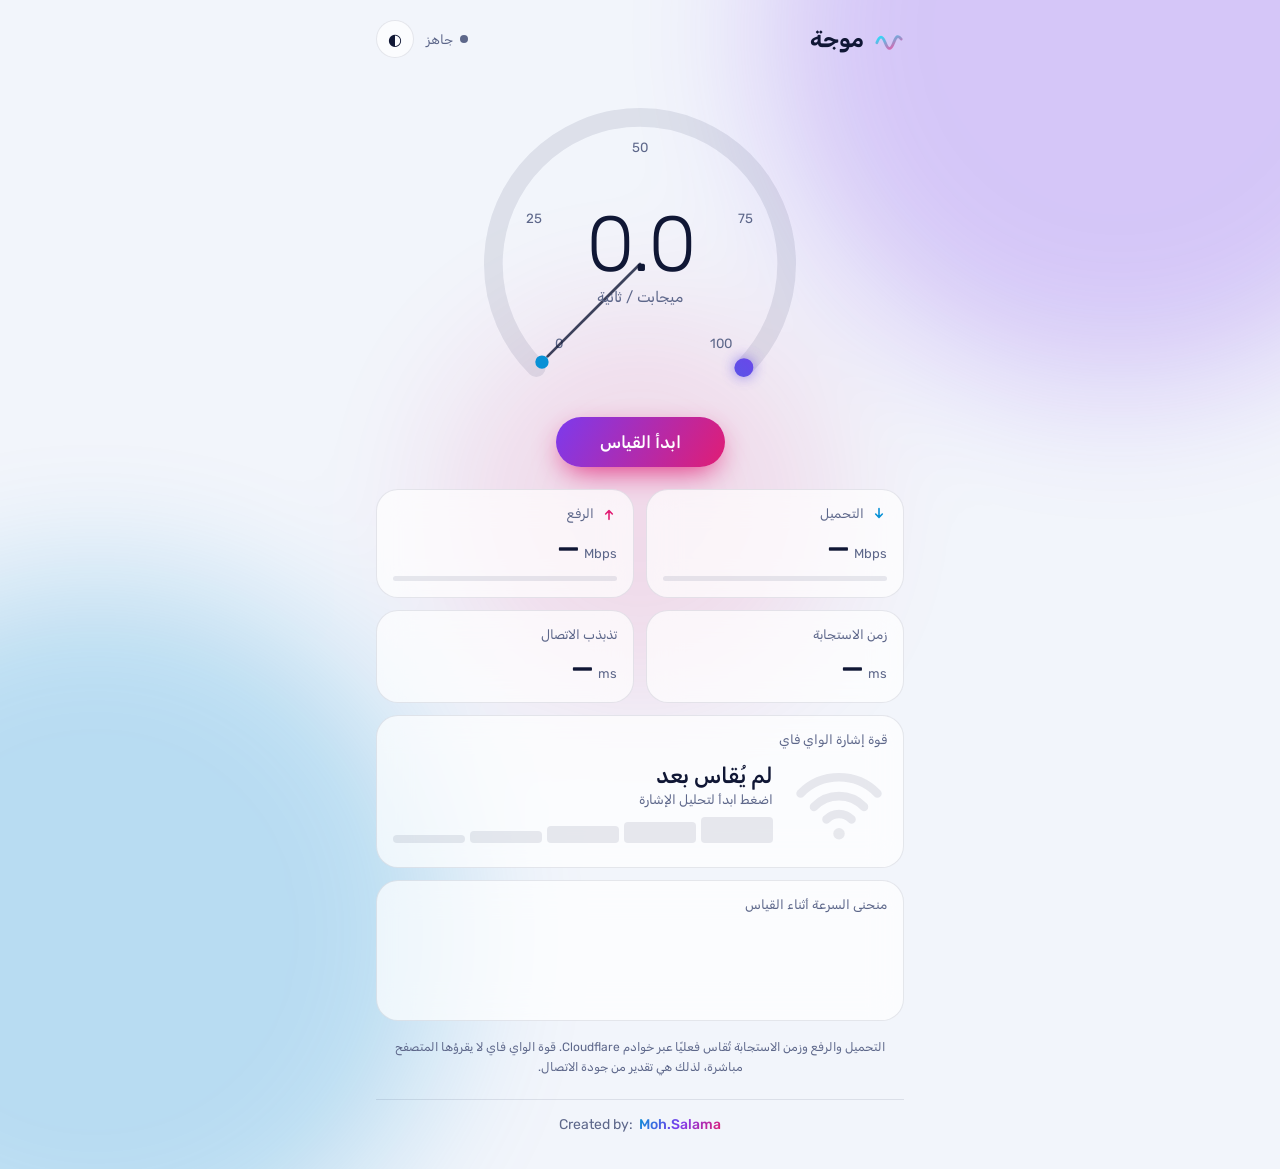
<file: speedwave.html>
<!DOCTYPE html>
<html lang="ar" dir="rtl">
<head>
<meta charset="utf-8">
<meta name="viewport" content="width=device-width, initial-scale=1, viewport-fit=cover">
<title>موجة — قياس سرعة الإنترنت والواي فاي</title>
<link href="https://fonts.googleapis.com/css2?family=Rubik:wght@300;400;500;700&display=swap" rel="stylesheet">
<style>
:root{--bg:#f2f5fb;--surface:rgba(255,255,255,.7);--line:rgba(20,30,70,.1);--text:#101735;--mute:#5d678a;--a:#0891d6;--b:#7c3aed;--c:#e11d74;--track:rgba(20,30,70,.09);--glow:.25;
box-sizing:border-box;padding-top:env(safe-area-inset-top,0px);padding-bottom:env(safe-area-inset-bottom,0px)}
@media (prefers-color-scheme:dark){:root:not([data-theme="light"]){--bg:#060a1c;--surface:rgba(255,255,255,.055);--line:rgba(255,255,255,.1);--text:#eef2ff;--mute:#8e9bc4;--a:#22e3ff;--b:#8b5cf6;--c:#ff4d9d;--track:rgba(255,255,255,.08);--glow:.6}}
:root[data-theme="dark"]{--bg:#060a1c;--surface:rgba(255,255,255,.055);--line:rgba(255,255,255,.1);--text:#eef2ff;--mute:#8e9bc4;--a:#22e3ff;--b:#8b5cf6;--c:#ff4d9d;--track:rgba(255,255,255,.08);--glow:.6}
*{box-sizing:border-box;margin:0}
html,body{min-height:100%}
body{background:var(--bg);color:var(--text);font-family:'Rubik',system-ui,'Segoe UI',Tahoma,sans-serif;overflow-x:hidden;position:relative}
.aurora{position:fixed;inset:0;z-index:0;pointer-events:none;filter:blur(70px);opacity:var(--glow)}
.aurora i{position:absolute;border-radius:50%;width:55vmax;height:55vmax;animation:drift 22s ease-in-out infinite alternate}
.aurora i:nth-child(1){background:var(--b);top:-25vmax;right:-15vmax}
.aurora i:nth-child(2){background:var(--a);bottom:-30vmax;left:-20vmax;animation-delay:-8s}
.aurora i:nth-child(3){background:var(--c);width:30vmax;height:30vmax;top:35%;left:35%;opacity:.5;animation-delay:-14s}
@keyframes drift{to{transform:translate(8vmax,6vmax) scale(1.15)}}
main{position:relative;z-index:1;max-width:560px;margin:0 auto;padding:20px 16px 36px}
header{display:flex;align-items:center;justify-content:space-between;margin-bottom:6px}
.brand{display:flex;align-items:center;gap:10px;font-weight:700;font-size:22px}
.brand svg{width:30px;height:30px}
.status{font-size:13px;color:var(--mute);display:flex;align-items:center;gap:7px}
.dot{width:8px;height:8px;border-radius:50%;background:var(--mute)}
.live .dot{background:var(--a);box-shadow:0 0 10px var(--a);animation:blink 1s infinite}
@keyframes blink{50%{opacity:.3}}
.stage{position:relative;margin:4px auto 0;width:100%;max-width:400px}
.stage svg.g{width:100%;display:block;overflow:visible}
.ripples{position:absolute;left:50%;top:57.5%;width:0;height:0}
.ripples b{position:absolute;width:150px;height:150px;margin:-75px;border-radius:50%;border:1.5px solid var(--a);opacity:0}
.live .ripples b{animation:ping 2.4s ease-out infinite}
.ripples b:nth-child(2){animation-delay:.8s!important}.ripples b:nth-child(3){animation-delay:1.6s!important}
@keyframes ping{0%{transform:scale(.4);opacity:.7}100%{transform:scale(1.7);opacity:0}}
.readout{position:absolute;left:0;right:0;top:41%;text-align:center}
.readout .v{font-size:clamp(56px,17vw,78px);font-weight:300;line-height:1;letter-spacing:-2px;font-variant-numeric:tabular-nums;direction:ltr}
.readout .u{font-size:15px;color:var(--mute);margin-top:4px}
.readout .ph{font-size:14px;color:var(--a);margin-top:8px;min-height:20px;font-weight:500}
.go{display:block;margin:6px auto 22px;border:0;cursor:pointer;font:500 17px 'Rubik',sans-serif;color:#fff;padding:15px 44px;border-radius:999px;background:linear-gradient(120deg,var(--b),var(--c));box-shadow:0 10px 30px -8px var(--c);transition:transform .15s,box-shadow .15s}
.go:hover{transform:translateY(-2px)}.go:active{transform:scale(.97)}
.go:disabled{opacity:.6;cursor:default;transform:none}
.go:focus-visible,.theme:focus-visible{outline:3px solid var(--a);outline-offset:3px}
.grid{display:grid;grid-template-columns:1fr 1fr;gap:12px}
.card{background:var(--surface);border:1px solid var(--line);border-radius:22px;padding:16px;backdrop-filter:blur(16px);-webkit-backdrop-filter:blur(16px)}
.card h3{font-size:13px;font-weight:400;color:var(--mute);display:flex;align-items:center;gap:7px;margin-bottom:8px}
.card h3 svg{width:16px;height:16px}
.card .n{font-size:30px;font-weight:500;font-variant-numeric:tabular-nums;direction:ltr;text-align:right}
.card .n small{font-size:13px;color:var(--mute);font-weight:400;margin-inline-start:4px}
.bar{height:5px;border-radius:9px;background:var(--track);margin-top:10px;overflow:hidden}
.bar span{display:block;height:100%;width:0;border-radius:9px;background:linear-gradient(90deg,var(--a),var(--b));transition:width .3s}
.wide{grid-column:1/-1}
.wifi{display:flex;align-items:center;gap:18px}
.wifi svg{width:96px;height:96px;flex:none;overflow:visible}
.wifi .arc{fill:none;stroke:var(--track);stroke-width:9;stroke-linecap:round;transition:stroke .5s}
.wifi .arc.on{stroke:var(--a);filter:drop-shadow(0 0 6px var(--a))}
.live .wifi .arc.on{animation:wv 1.6s ease-in-out infinite}
.wifi .arc:nth-of-type(2){animation-delay:.2s!important}.wifi .arc:nth-of-type(3){animation-delay:.4s!important}
@keyframes wv{50%{opacity:.45}}
.wifi .info{flex:1}
.wifi .q{font-size:22px;font-weight:500}
.wifi .d{font-size:13px;color:var(--mute);margin-top:3px}
.bars{display:flex;gap:5px;align-items:flex-end;height:26px;margin-top:10px;direction:ltr}
.bars i{width:100%;border-radius:4px;background:var(--track);transition:background .4s}
.bars i.on{background:linear-gradient(0deg,var(--a),var(--b))}
.chart{width:100%;height:84px;display:block}
.note{font-size:12px;color:var(--mute);text-align:center;margin-top:16px;line-height:1.7}
.theme{background:var(--surface);border:1px solid var(--line);color:var(--text);width:38px;height:38px;border-radius:50%;cursor:pointer;font-size:16px}
.credit{display:flex;justify-content:center;gap:6px;margin-top:22px;padding-top:16px;border-top:1px solid var(--line);font-size:14px;color:var(--mute)}
.credit b{font-weight:500;background:linear-gradient(120deg,var(--a),var(--b),var(--c));-webkit-background-clip:text;background-clip:text;color:transparent}
@media (prefers-reduced-motion:reduce){*{animation:none!important;transition:none!important}}
</style>
</head>
<body>
<div class="aurora"><i></i><i></i><i></i></div>
<main id="app">
<header>
<div class="brand">
<svg viewBox="0 0 32 32" fill="none" stroke="url(#lg)" stroke-width="3" stroke-linecap="round"><defs><linearGradient id="lg" x1="0" y1="0" x2="1" y2="1"><stop offset="0" stop-color="#22e3ff"/><stop offset="1" stop-color="#ff4d9d"/></linearGradient></defs><path d="M3 20c3-8 6-8 9 0s6 8 9 0 5-8 8-4"/></svg>
موجة
</div>
<div style="display:flex;gap:12px;align-items:center">
<div class="status" id="status"><span class="dot"></span><span id="stxt">جاهز</span></div>
<button class="theme" id="theme" aria-label="تبديل المظهر">◐</button>
</div>
</header>

<div class="stage">
<svg class="g" viewBox="0 0 300 260" aria-hidden="true">
<defs>
<linearGradient id="ag" x1="0" y1="1" x2="1" y2="0"><stop offset="0" stop-color="var(--a)"/><stop offset=".55" stop-color="var(--b)"/><stop offset="1" stop-color="var(--c)"/></linearGradient>
<filter id="gl" x="-30%" y="-30%" width="160%" height="160%"><feGaussianBlur stdDeviation="5"/></filter>
</defs>
<path d="M72.2 227.8A110 110 0 1 1 227.8 227.8" pathLength="100" fill="none" stroke="var(--track)" stroke-width="14" stroke-linecap="round"/>
<path id="glow" d="M72.2 227.8A110 110 0 1 1 227.8 227.8" pathLength="100" fill="none" stroke="url(#ag)" stroke-width="14" stroke-linecap="round" stroke-dasharray="100" stroke-dashoffset="100" filter="url(#gl)" opacity=".7"/>
<path id="arc" d="M72.2 227.8A110 110 0 1 1 227.8 227.8" pathLength="100" fill="none" stroke="url(#ag)" stroke-width="14" stroke-linecap="round" stroke-dasharray="100" stroke-dashoffset="100"/>
<g id="ticks" font-size="10" fill="var(--mute)" text-anchor="middle"></g>
<g id="needle"><line x1="150" y1="150" x2="150" y2="52" stroke="var(--text)" stroke-width="2" stroke-linecap="round" opacity=".8"/><circle cx="150" cy="46" r="5" fill="var(--a)"/></g>
</svg>
<div class="ripples"><b></b><b></b><b></b></div>
<div class="readout"><div class="v" id="val">0.0</div><div class="u">ميجابت / ثانية</div><div class="ph" id="ph"></div></div>
</div>

<button class="go" id="go">ابدأ القياس</button>

<div class="grid">
<div class="card"><h3><svg viewBox="0 0 24 24" fill="none" stroke="var(--a)" stroke-width="2.4" stroke-linecap="round"><path d="M12 4v13m0 0l-5-5m5 5l5-5"/></svg>التحميل</h3><div class="n" id="dl">—<small>Mbps</small></div><div class="bar"><span id="dlb"></span></div></div>
<div class="card"><h3><svg viewBox="0 0 24 24" fill="none" stroke="var(--c)" stroke-width="2.4" stroke-linecap="round"><path d="M12 20V7m0 0l-5 5m5-5l5 5"/></svg>الرفع</h3><div class="n" id="ul">—<small>Mbps</small></div><div class="bar"><span id="ulb" style="background:linear-gradient(90deg,var(--b),var(--c))"></span></div></div>
<div class="card"><h3>زمن الاستجابة</h3><div class="n" id="pg">—<small>ms</small></div></div>
<div class="card"><h3>تذبذب الاتصال</h3><div class="n" id="jt">—<small>ms</small></div></div>

<div class="card wide">
<h3>قوة إشارة الواي فاي</h3>
<div class="wifi">
<svg viewBox="0 0 100 100"><path class="arc" id="w3" d="M10 40a56 56 0 0 1 80 0"/><path class="arc" id="w2" d="M24 54a36 36 0 0 1 52 0"/><path class="arc" id="w1" d="M37 67a18 18 0 0 1 26 0"/><circle id="w0" cx="50" cy="82" r="6" fill="var(--track)"/></svg>
<div class="info"><div class="q" id="wq">لم يُقاس بعد</div><div class="d" id="wd">اضغط ابدأ لتحليل الإشارة</div>
<div class="bars" id="bars"><i style="height:30%"></i><i style="height:48%"></i><i style="height:66%"></i><i style="height:82%"></i><i style="height:100%"></i></div></div>
</div>
</div>

<div class="card wide"><h3>منحنى السرعة أثناء القياس</h3>
<svg class="chart" id="chart" viewBox="0 0 300 84" preserveAspectRatio="none"><defs><linearGradient id="cf" x1="0" y1="0" x2="0" y2="1"><stop offset="0" stop-color="var(--a)" stop-opacity=".35"/><stop offset="1" stop-color="var(--a)" stop-opacity="0"/></linearGradient></defs>
<path id="cfill" fill="url(#cf)"/><path id="cline" fill="none" stroke="var(--a)" stroke-width="2" stroke-linejoin="round" vector-effect="non-scaling-stroke"/></svg></div>
</div>
<p class="note" id="note">التحميل والرفع وزمن الاستجابة تُقاس فعليًا عبر خوادم Cloudflare. قوة الواي فاي لا يقرؤها المتصفح مباشرة، لذلك هي تقدير من جودة الاتصال.</p>
<footer class="credit" dir="ltr"><span>Created by:</span> <b>Moh.Salama</b></footer>
</main>

<script>
(function(){
var $=function(i){return document.getElementById(i)};
var root=document.documentElement,U='https://speed.cloudflare.com/';
$('theme').onclick=function(){var d=root.dataset.theme==='dark'||(!root.dataset.theme&&matchMedia('(prefers-color-scheme:dark)').matches);root.dataset.theme=d?'light':'dark'};
var MAX=100;
function ticks(){var tk='';[0,.25,.5,.75,1].forEach(function(p){var v=Math.round(MAX*p),a=(135+270*p)*Math.PI/180,x=150+86*Math.cos(a),y=152+86*Math.sin(a);tk+='<text x="'+x.toFixed(1)+'" y="'+y.toFixed(1)+'">'+v+'</text>'});$('ticks').innerHTML=tk}
function scale(m){MAX=m;ticks()}
function gauge(v){var s=[100,250,500,1000,2500],i=0;while(i<s.length-1&&v>s[i]*.92)i++;if(s[i]>MAX)scale(s[i]);var f=Math.min(1,v/MAX);$('arc').setAttribute('stroke-dashoffset',100-f*100);$('glow').setAttribute('stroke-dashoffset',100-f*100);$('needle').setAttribute('transform','rotate('+(-135+270*f)+' 150 150)');$('val').textContent=v.toFixed(1)}
scale(100);gauge(0);
var pts=[];
function chart(){if(pts.length<2)return;var m=Math.max.apply(null,pts)*1.15||1,s=pts.map(function(p,i){return(i/(pts.length-1)*300).toFixed(1)+' '+(80-p/m*74).toFixed(1)});$('cline').setAttribute('d','M'+s.join('L'));$('cfill').setAttribute('d','M'+s.join('L')+'L300 84L0 84Z')}
function setBar(id,v){$(id).style.width=Math.min(100,v/MAX*100)+'%'}
function num(id,v,d){$(id).innerHTML=v.toFixed(d)+'<small>'+(id==='pg'||id==='jt'?'ms':'Mbps')+'</small>'}
function wifi(q){var lvl=q>80?4:q>60?3:q>40?2:q>20?1:0,names=['ضعيفة جدًا','ضعيفة','متوسطة','جيدة','ممتازة'];
$('w0').setAttribute('fill',lvl>0?'var(--a)':'var(--track)');
['w1','w2','w3'].forEach(function(id,i){$(id).setAttribute('class','arc'+(lvl>i+1?' on':''))});
var bs=$('bars').children;for(var i=0;i<5;i++)bs[i].className=i<lvl+(lvl===4?1:0)?'on':'';
$('wq').textContent=names[lvl];$('wd').textContent='حوالي '+Math.round(-90+q*.6)+' dBm — '+Math.round(q)+'٪ (تقدير)'}
async function measurePing(){var a=[];for(var i=0;i<11;i++){var t=performance.now();await fetch(U+'__down?bytes=0&r='+Math.random(),{cache:'no-store'});a.push(performance.now()-t);gauge(0);$('ph').textContent='نقيس زمن الاستجابة…'}
a.shift();var s=a.slice().sort(function(x,y){return x-y}),med=s[Math.floor(s.length/2)],j=0;for(var k=1;k<a.length;k++)j+=Math.abs(a[k]-a[k-1]);return{ping:med,jit:j/(a.length-1)}}
function sample(ms,getBytes,onTick,abort){return new Promise(function(res,rej){var start=performance.now(),last=start,lastB=0,shown=0,all=[],iv=setInterval(function(){var now=performance.now(),b=getBytes(),mbps=(b-lastB)*8/((now-last)/1000)/1e6,el=now-start;last=now;lastB=b;shown=shown*.55+mbps*.45;if(el>1500)all.push(mbps);onTick(shown);if(el>5000&&b===0){clearInterval(iv);abort();rej(new Error('no data'))}
if(el>=ms){clearInterval(iv);abort();res(all.length?all.reduce(function(x,y){return x+y})/all.length:shown)}},200)})}
function download(ms,onTick){var ctl=new AbortController(),bytes=0;
function stream(){fetch(U+'__down?bytes=100000000&r='+Math.random(),{cache:'no-store',signal:ctl.signal}).then(function(r){var rd=r.body.getReader();return(function pump(){return rd.read().then(function(x){if(x.done)return;bytes+=x.value.length;return pump()})})()}).catch(function(){})}
for(var i=0;i<4;i++)stream();
return sample(ms,function(){return bytes},onTick,function(){ctl.abort()})}
function upload(ms,onTick){var total=0,xs=[],stop=false,blob=new Blob([new Uint8Array(2*1024*1024)]);
function send(i,ld){if(stop)return;var x=new XMLHttpRequest(),l=0;x.open('POST',U+'__up');x.upload.onprogress=function(e){total+=e.loaded-l;l=e.loaded};x.onload=function(){send(i)};x.onerror=function(){};x.send(blob);xs.push(x)}
for(var i=0;i<3;i++)send(i);
return sample(ms,function(){return total},onTick,function(){stop=true;xs.forEach(function(x){try{x.abort()}catch(e){}})})}
var busy=false;
$('go').onclick=async function(){
if(busy)return;busy=true;var b=$('go');b.disabled=true;b.textContent='جارٍ القياس…';
$('app').classList.add('live');$('stxt').textContent='يقيس الآن';
['dl','ul','pg','jt'].forEach(function(i){$(i).innerHTML='—<small>'+(i==='pg'||i==='jt'?'ms':'Mbps')+'</small>'});setBar('dlb',0);setBar('ulb',0);scale(100);pts=[];
try{
var p=await measurePing();num('pg',p.ping,0);num('jt',p.jit,1);
$('ph').textContent='نقيس سرعة التحميل…';
var dl=await download(8000,function(v){gauge(v);num('dl',v,1);setBar('dlb',v);pts.push(v);if(pts.length>160)pts.shift();chart()});
num('dl',dl,1);gauge(dl);setBar('dlb',dl);
await new Promise(function(r){setTimeout(r,600)});gauge(0);pts=[];scale(100);
$('ph').textContent='نقيس سرعة الرفع…';
var ul=await upload(6000,function(v){gauge(v);num('ul',v,1);setBar('ulb',v);pts.push(v);if(pts.length>160)pts.shift();chart()});
num('ul',ul,1);gauge(ul);setBar('ulb',ul);
wifi(Math.max(5,Math.min(98,100-p.ping*.6-p.jit*1.5+Math.min(dl,100)*.2)));
$('ph').textContent='اكتمل القياس';$('stxt').textContent='اكتمل';
}catch(e){$('ph').textContent='تعذّر الوصول لخادم القياس';$('stxt').textContent='فشل الاتصال';$('note').textContent='تأكد من اتصالك بالإنترنت وأن الصفحة مفتوحة من رابط https (مثل GitHub Pages) وليس من داخل معاينة محظورة.'}
$('app').classList.remove('live');b.disabled=false;b.textContent='قياس جديد';busy=false};
})();
</script>
</body>
</html>
</file>
